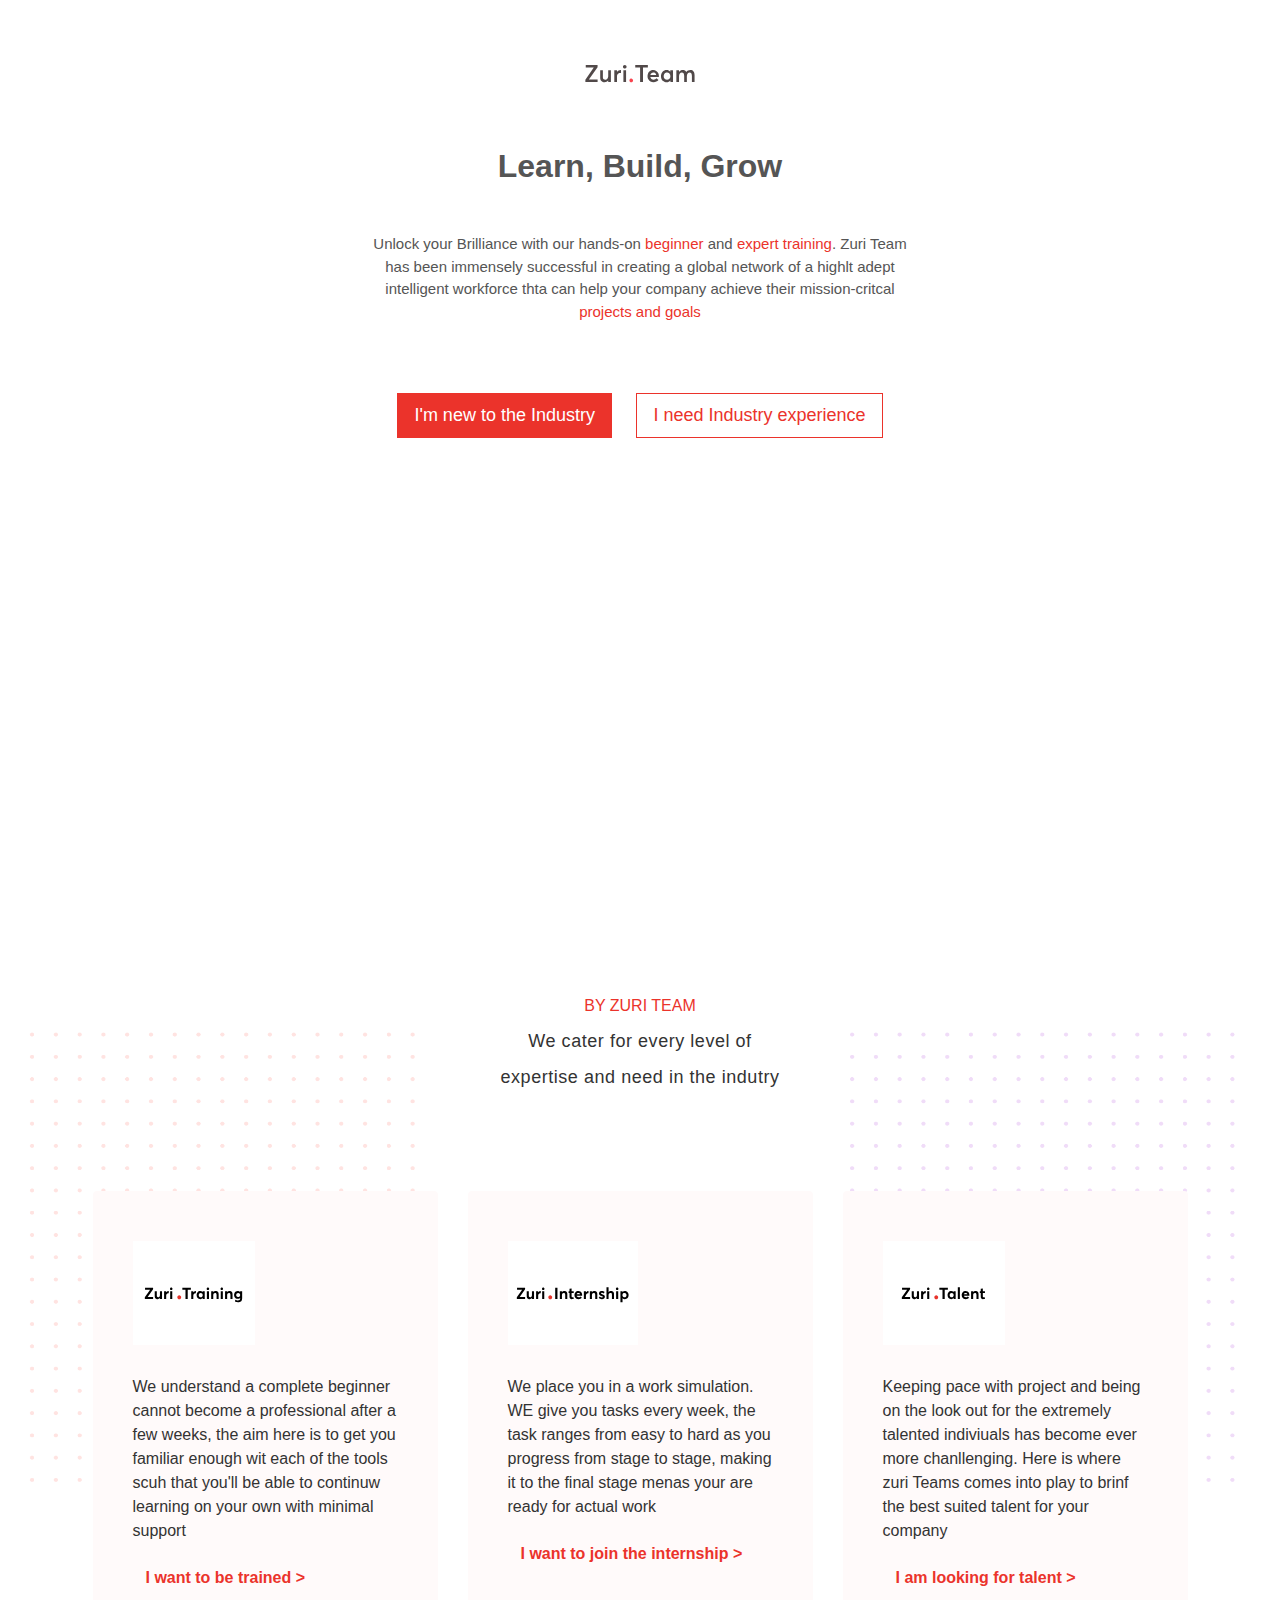
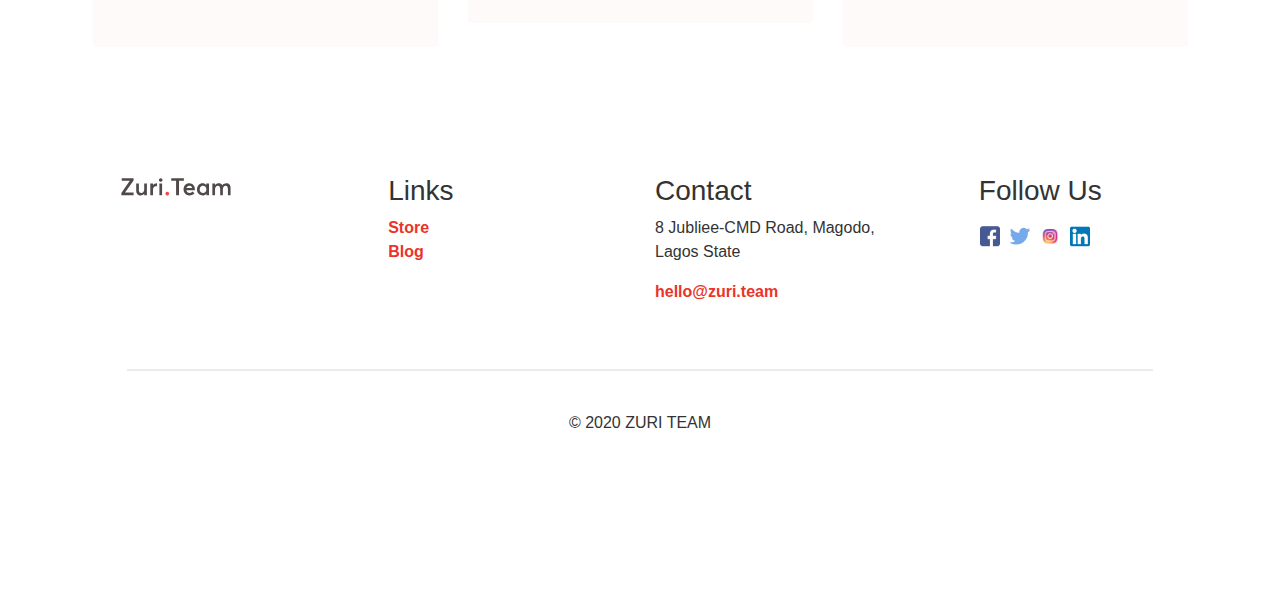
<file: index.html>
<!DOCTYPE html>
<html lang="en">
<head>
    <meta charset="UTF-8">
    <meta http-equiv="X-UA-Compatible" content="IE=edge">
    <meta name="viewport" content="width=device-width, initial-scale=1.0">
    <title>ZURI | learn, Build, Grow</title>
    <link rel="shortcut icon" href="https://training.zuri.team/favicon.ico" type="image/x-icon">
    <link rel="stylesheet" href="https://cdn.jsdelivr.net/npm/bootstrap@4.6.1/dist/css/bootstrap.min.css">
    <link rel="stylesheet" href="https://use.fontawesome.com/releases/v5.7.0/css/all.css" integrity="sha384-lZN37f5QGtY3VHgisS14W3ExzMWZxybE1SJSEsQp9S+oqd12jhcu+A56Ebc1zFSJ" crossorigin="anonymous">
    <link rel="stylesheet" href="style.css">

</head>
<body>
    <!-- boostrap jumbotron -->
    <div class="jumbotron jumbotron-fluid" id="main">
        <div class="container">
            <img src="./image/zuri-logo-full.svg" alt="">
            <h1 class="display-4 font-weight-bold ">Learn, Build, Grow</h1>
            <p class="lead">Unlock your Brilliance with our hands-on <span class="red">beginner</span> and <span class="red">expert training</span>. Zuri Team
                has been immensely successful in creating a global network of a highlt adept
                intelligent workforce thta can help your company achieve their mission-critcal 
            <span class="red">projects and goals</span></p>
            <a href="./new.html" class="btn bc-red btn-lg">I'm new to the Industry</a>
            <a href="#" class="btn btn-default btn-lg">I need Industry experience</a>
        </div>
    </div>
    <!-- mission -->
    <div id="mission">
        <div class="container-fluid">
            <!-- jumbotron -->
            <div class="jumbotron jumbotron-fluid">
                <div class="container">
                    <h4 class=" text-center red">BY ZURI TEAM</h4>
                    <p class="lead text-center">We cater for every level of <span>expertise and need in the indutry</span></p>
                </div>
            </div>
            <div class="nodisplay">
                <img src="./image/left_bvmv7q.png" alt="" width="400" height="450">
            </div>
            <div class="nodisplay two">
                <img src="./image/right_yz6hn3.png" alt="" width="400" height="450">
            </div>
            <!-- Three rows -->
            <div class="row">
                <div class="col-sm-4">
                    <div class="card">
                        <div class="card-body">
                            <img src="./image/zuri-training-img.svg" alt="" class="card-title">
                            <p class="card-text">We understand a complete beginner cannot become a professional after a few weeks, the aim here is to get you familiar enough wit each of the tools scuh that you'll
                                be able to continuw learning on your own with minimal support</p>
                            <a href="#" class="btn red">I want to be trained &gt;</a>
                        </div>
                    </div>
                </div>
                <div class="col-sm-4">
                    <div class="card">
                        <div class="card-body">
                            <img src="./image/zuri-internship-img.svg" alt="">
                            <p class="card-text">We place you in a work simulation. WE give you tasks every week, the task 
                                ranges from easy to hard as you progress from stage to stage, making it to the
                                final stage menas your are ready for actual work</p>
                            <a href="#" class="btn red">I want to join the internship &gt;</a>
                        </div>
                    </div>
                </div>
                <div class="col-sm-4">
                    <div class="card">
                        <div class="card-body">
                           <img src="./image/zuri-talent-img.svg" alt="">
                            <p class="card-text">Keeping pace with project and being on the look out for the extremely talented
                                indiviuals has become ever more chanllenging. Here is where zuri Teams 
                                comes into play to brinf the best suited talent for your company</p>
                            <a href="#" class="btn red">I am looking for talent &gt;</a>
                        </div>
                    </div>
                </div>
        </div>
    </div>
    <!-- footer -->
    <!-- 4 rows -->
    <footer>
        <div class="container-fluid">
            <div class="row">
                <div class="col-sm-3">
                    <img src="./image/zuri-logo-full.svg" alt="">
                </div>
                <div class="col-sm-3">
                    <h3 class="">Links</h3>
                    <a href="" class="red">Store</a>
                    <a href="" class="red">Blog</a>
                </div>
                <div class="col-sm-3">
                    <h3>Contact</h3>
                    <p>8 Jubliee-CMD Road, Magodo,
                        Lagos State</p>
                        <a href="#" class="red">hello@zuri.team</a>
                </div>
                <div class="col-sm-3">
                    <h3  class="text-center">Follow Us</h3>
                    <div class="media">
                        <a href="#" class="social text-center"><img src="./image/fb.png" alt=""></i></a>
                        <a href="#" class="social text-center"><img src="./image/twitter.png" alt=""></a>
                        
                        <a href="#" class="social text-center"><img src="./image/IG.png" alt=""></a>
                        <a href="#" class="social text-center"><img src="./image/in.png" alt=""></a>
                    </div>
                </div>
            </div>
        </div>
        <hr>
        <p class="text-center">&copy; 2020 ZURI TEAM</p>
    </footer>
</body>
</html>
</file>
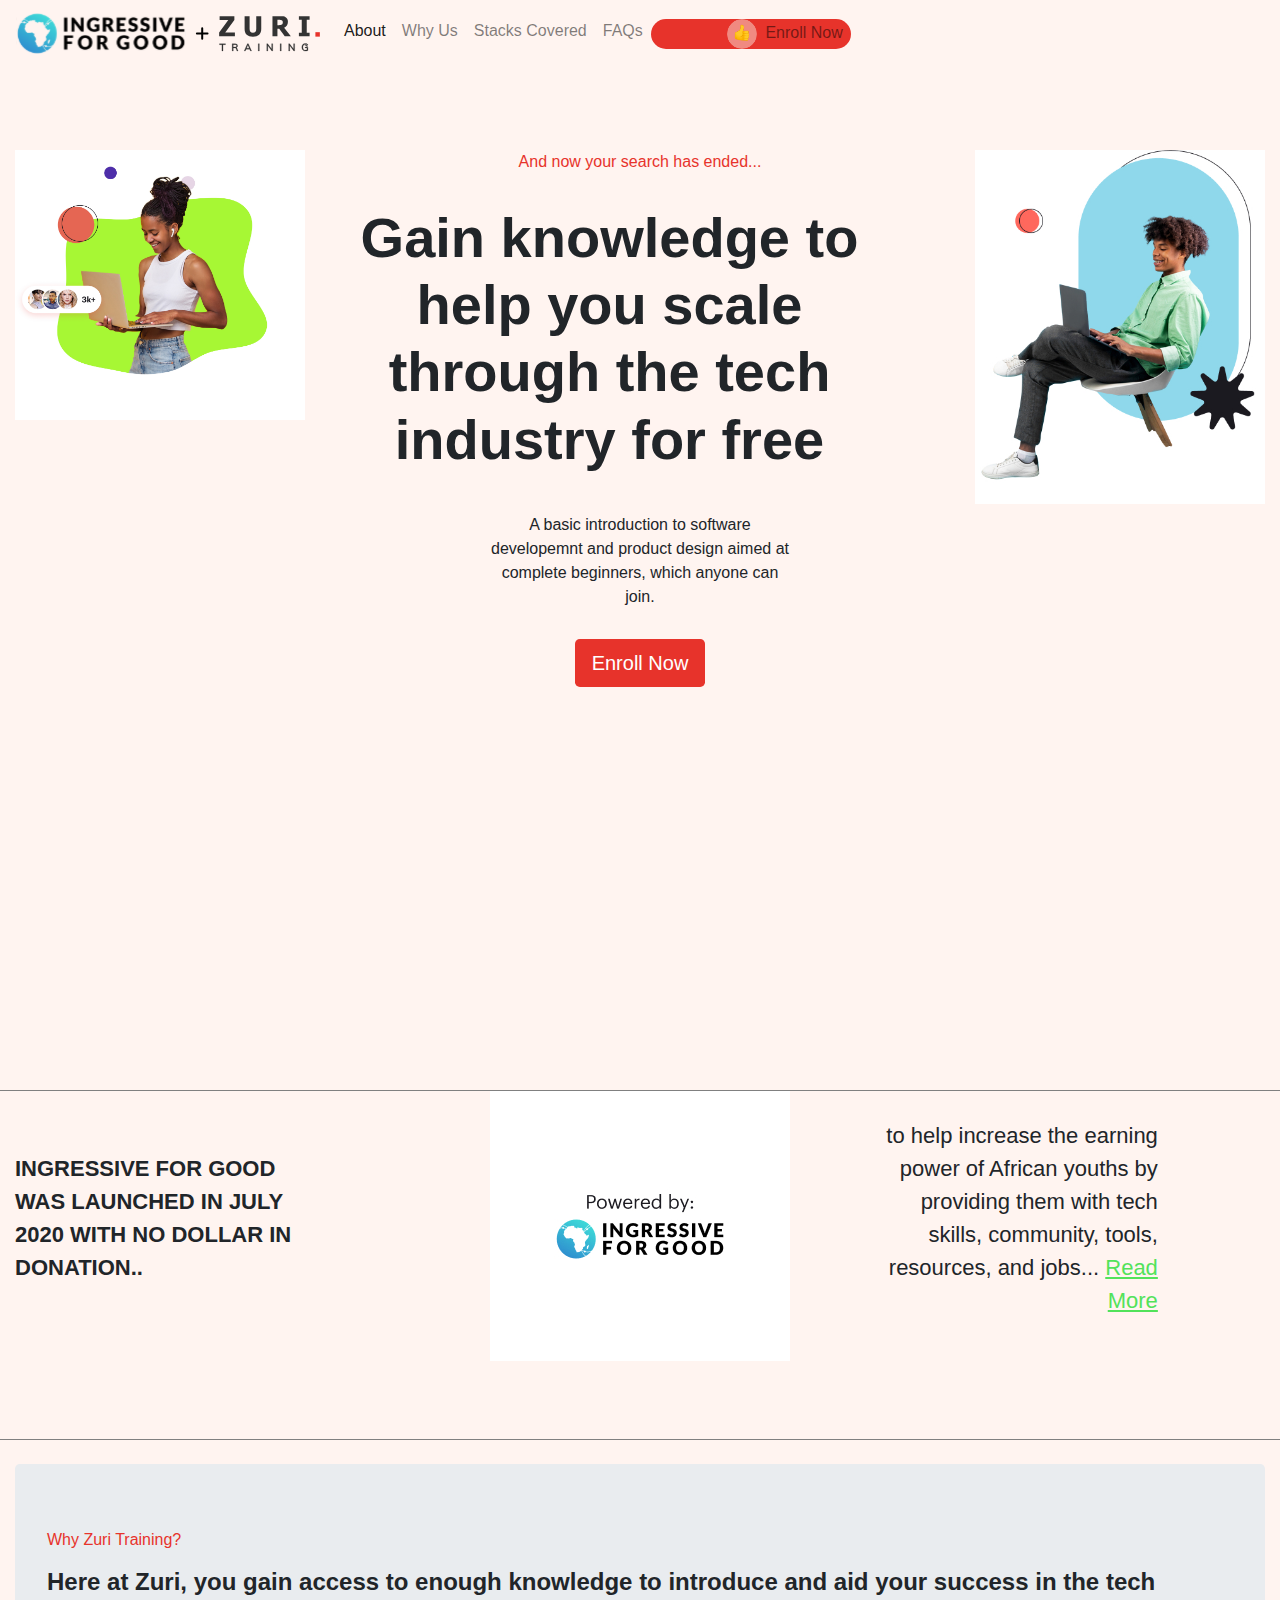
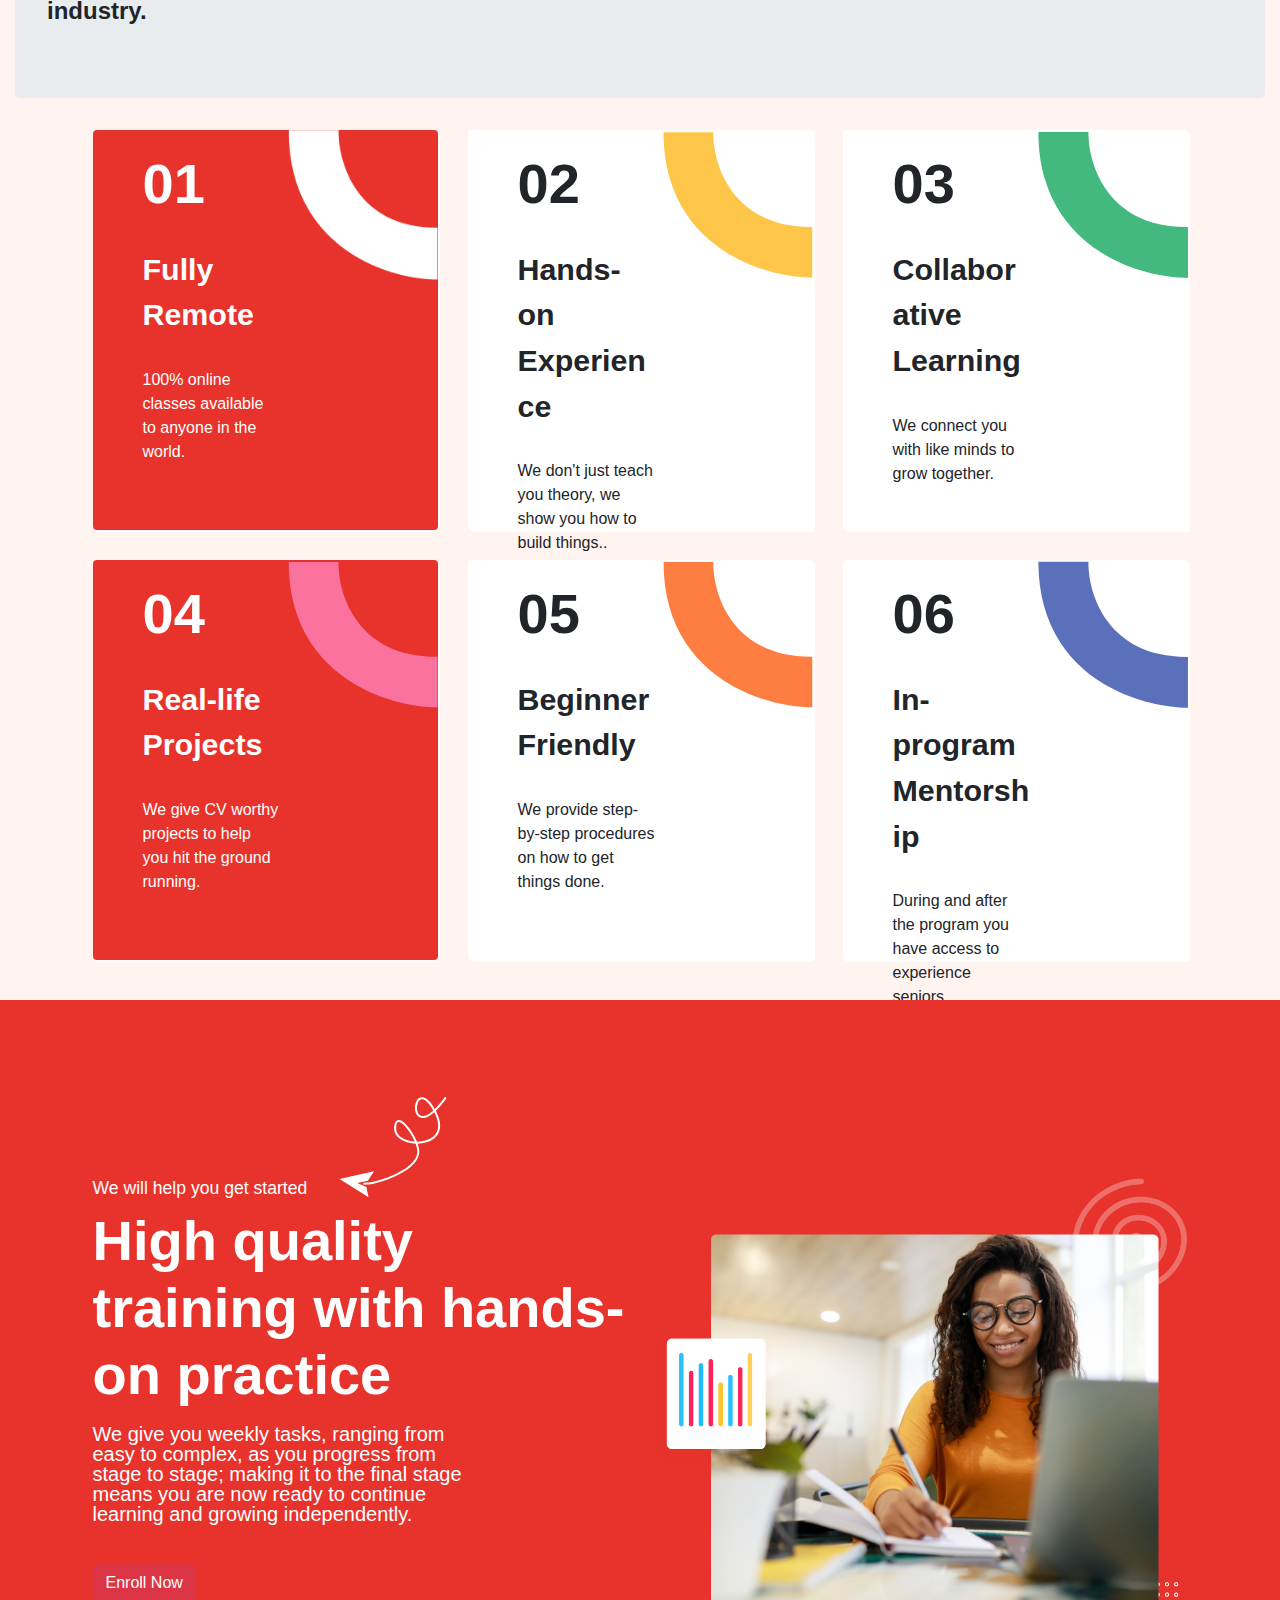
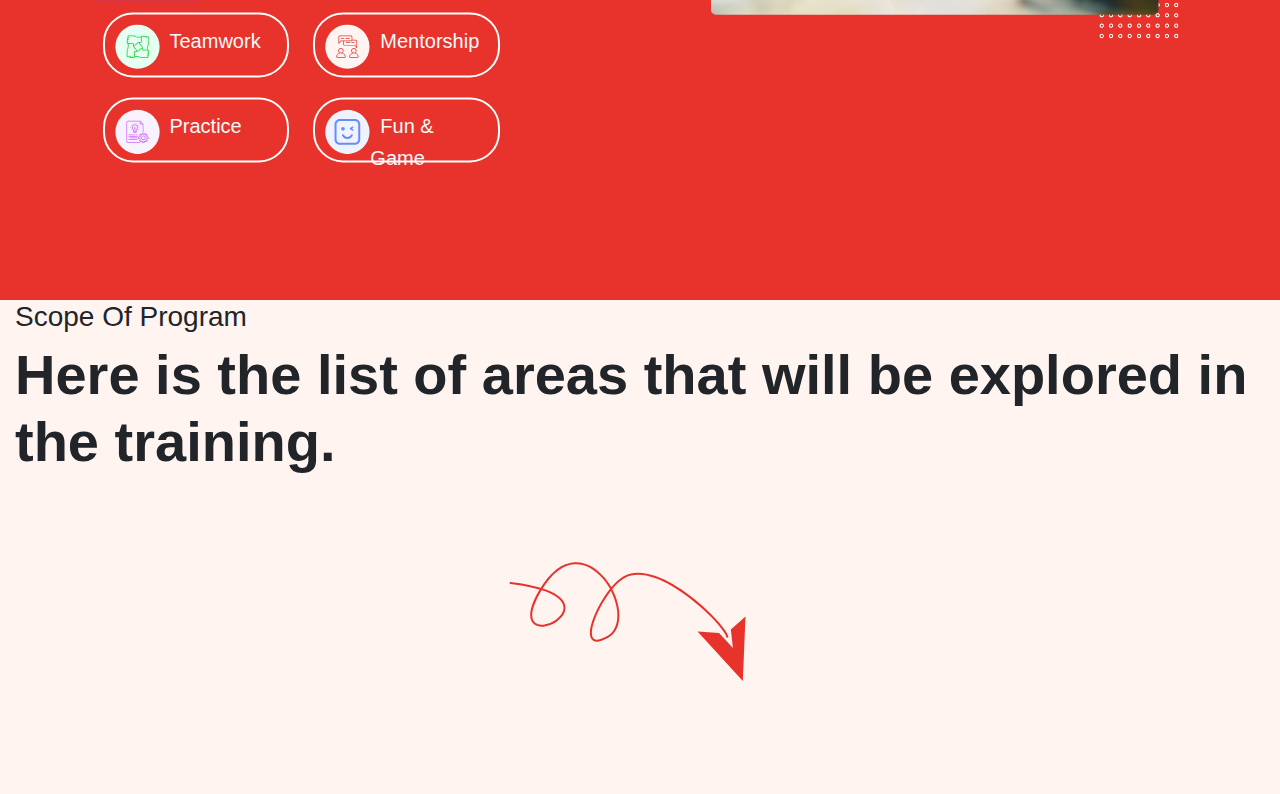
<file: new.html>
<!DOCTYPE html>
<html lang="en">
<head>
    <meta charset="UTF-8">
    <meta http-equiv="X-UA-Compatible" content="IE=edge">
    <meta name="viewport" content="width=device-width, initial-scale=1.0">
    <!-- <link rel="shortcut icon" href="./image/zuri-logo-full.svg" type="image/x-icon"> -->
    <link rel="shortcut icon" href="https://training.zuri.team/favicon.ico" type="image/x-icon">
    <link rel="stylesheet" href="https://cdn.jsdelivr.net/npm/bootstrap@4.6.1/dist/css/bootstrap.min.css">
    <link rel="stylesheet" href="new.css">
    <title>ZURI</title>
</head>
<body>
    <!-- navbar -->
    <nav class="navbar navbar-expand-lg navbar-light  fixed-top">
        <a class="navbar-brand" href="#">
            <img src="./image/logo.svg" alt="">
        </a>
        <div class="navbar-right">
            <ul class="navbar-nav ml-auto   ">
                <li class="nav-item active">
                    <a class="nav-link" href="#">About <span class="sr-only">(current)</span></a>
                </li>
                <li class="nav-item">
                    <a class="nav-link" href="#">Why Us</a>
                </li>
                <li class="nav-item">
                    <a class="nav-link" href="#">Stacks Covered</a>
                </li>
                <li class="nav-item">
                    <a class="nav-link" href="#">FAQs</a>
                </li>
                <li class="nav-item">
                    <img src="./image/thumbs.png" alt="" width="30" height="30"><a class="nav-link" href="#">Enroll Now</a>
                </li>
            </ul>
        </div>
    </nav>
        <!-- main -->
        <div id="main">
            <div class="container-fluid">
                <div class="row">
                    <div class="col-md-3">
                        <div class="main-left">
                            <img src="./image/lady1.jpg" class="img-fluid" alt="" width="100%" height="100%">
                        </div>
                        
                    </div>
                    <div class="col-md-6">
                        <div class="main-center">
                            <p class="text-center red display-5">And now your search has ended...</p>
                            <h1 class="display-4 text-center font-weight-bold">Gain knowledge to help you scale through the tech 
                                industry for free</h1>
                            <p class="text-center display-5">A basic introduction to software developemnt and product
                                design aimed at complete beginners, which anyone can join.</p>
                                <div class="d-flex justify-content-center">
                                    <button class="btn bc-red btn-lg">Enroll Now</button>
                                </div>
                        </div>
                        
                    </div>
                    <div class="col-md-3">
                        <div class="main-right">
                            <img src="./image/male1.jpg" class="img-fluid" alt="" width="100%" height="100%">
                        </div>
                    </div>
                </div>
            </div>


        </div>
        <!-- sub-main -->
        <div id="sub-main">
            <div class="container-fluid">
                <div class="row align-items-center">
                    <div class="col-md-4">
                        <p class="font-weight-bold align-middle text-left">INGRESSIVE FOR GOOD WAS LAUNCHED IN JULY 2020 WITH NO DOLLAR IN DONATION..</p>
                    </div>
                    <div class="col-md-4">
                        <img src="./image/ingresive.jpg" alt="" class="mx-auto d-block">
                    </div>
                    <div class="col-md-4">
                        <p class="display-5 align-middle">to help increase the earning power of African youths by providing them with tech skills, community, 
                            tools, resources, and jobs... <a href="#">Read More</a> </p>
                        
                    </div>
                </div>
            </div>
        </div>
        <!-- reason -->
        <div id="reason">
            <div class="container-fluid pt-4">
                <div class="jumbotron">
                    <p class="display-5 red">Why Zuri Training?</p>
                <h4 class="font-weight-bold">Here at Zuri, you gain access to enough knowledge to introduce and aid your success in the tech industry.</h4>
                </div>
                <div class="row">
                    <!-- row with three card -->
                    <div class="col-md-4">
                        <div class="card">
                            <img src="./image/curve1.png" class="float-right" alt="..." width="100" height="100">
                            <div class="card-body text-white">
                                <h2 class="card-title display-4 font-weight-bold">01</h2>
                                <p class="  first">Fully Remote</p>
                                <p class="card-text ">100% online classes available to anyone in the world.</p>
                            </div>
                        </div>
                    </div>
                    <div class="col-md-4">
                        <div class="card">
                            <img src="./image/curve (1).svg" class="" alt="...">
                            <div class="card-body ">
                                <h2 class="card-title display-4 font-weight-bold ">02</h2>
                                <p class=" first">Hands-on Experience</p>
                                <p class="card-text">We don't just teach you theory, we show you how to build things..</p>
                            </div>
                        </div>
                    </div>
                    <div class="col-md-4">
                        <div class="card">
                            <img src="./image/curve3.svg" class="" alt="...">
                            <div class="card-body">
                                <h2 class="card-title display-4 font-weight-bold">03</h2>
                                <p class=" first">Collaborative Learning</p>
                                <p class="card-text">We connect you with like minds to grow together.</p>
                            </div>
                        </div>
                    
                </div>
            </div>
            <!-- seccond row -->
            <div class="row">
                <!-- row with three card -->
                <div class="col-md-4">
                    <div class="card">
                        <img src="./image/curve4.svg" class="float-right" alt="..." width="100" height="100">
                        <div class="card-body text-white">
                            <h2 class="card-title display-4 font-weight-bold">04</h2>
                            <p class=" first">Real-life
                                Projects</p>
                            <p class="card-text ">We give CV worthy projects to help you hit the ground running.</p>
                        </div>
                    </div>
                </div>
                <div class="col-md-4">
                    <div class="card">
                        <img src="./image//curve5.svg" class="" alt="...">
                        <div class="card-body ">
                            <h2 class="card-title display-4 font-weight-bold ">05</h2>
                            <p class=" first">Beginner
                                Friendly</p>
                            <p class="card-text">We provide step-by-step procedures on how to get things done.</p>
                        </div>
                    </div>
                </div>
                <div class="col-md-4">
                    <div class="card">
                        <img src="./image/curve6.svg" class="" alt="...">
                        <div class="card-body">
                            <h2 class="card-title display-4 font-weight-bold">06</h2>
                            <p class=" first">In-program
                                Mentorship</p>
                            <p class="card-text">During and after the program you have access to experience seniors.</p>
                        </div>
                    </div>
                
            </div>
        </div>
        </div>
        <!-- intro -->
        <div id="intro">
            <div class="container-fluid">
                <img src="./image/section5wire.svg" alt="" class="abs">
                <div class="row text-white">
                    <div class="col-md-6">
                        <h3 class="text-white">We will help you get started</h3>
                        <p class="font-weight-bold display-4">High quality training with hands-on practice</p>
                        <p class="last">We give you weekly tasks, ranging from easy to complex, as you progress from stage to
                         stage; making it to the final stage means you are now ready to continue learning and growing independently.</p>
                        <a href="#" class="btn btn-danger">Enroll Now</a>
                        <div class="btn-group d-block">
                            <a href="#" class="btn btn-lg btn-outline-light  "><img src="./image/hand.svg" class="float-left img-fluid" alt="" width="45" height="45"><span class="align-middle"> Teamwork</span></a>
                            <a href="#" class="btn btn-lg btn-outline-light  "><img src="./image/mentor.svg" class="float-left img-fluid" alt=""width="45" height="45"><span class="align-middle"> Mentorship</span></a>
                        </div>
                        <div class="btn-group d-block">
                            <a href="#" class="btn btn-lg btn-outline-light  "><img src="./image/practice.svg" class="float-left img-fluid" alt=""width="45" height="45"><span class="align-middle"> Practice</span></a>
                            <a href="#" class="btn btn-lg btn-outline-light "><img src="./image/games.svg" class="float-left img-fluid" alt=""width="45" height="45"><span class="align-middle"> Fun & Game</span></a>
                        </div>
                    </div>
                    <div class="col-md-6">
                        <img src="./image/section5-image.png" alt="" class="img-fluid">
                    </div>
                </div>
            </div>
        </div>
    <!-- scope -->
    <div id="scope">
        <div class="container-fluid">
            <h3>Scope Of Program</h3>
            <p class="display-4 font-weight-bold">Here is the list of areas that will be explored in the training.</p>
            <img src="./image/section6.svg" alt="" class="img-fluid mx-auto d-block">
        </div>
    </div>
</body>
</html>
</file>
<file: style.css>
:root{
    --red: #eb332b
}
*{
    margin: 0;
    padding: 0;
    box-sizing: border-box;
}
.red{
    color: var(--red);
}
.bc-red{
    background-color: var(--red);
    color: #fff;
}
#main{
    text-align: center;
    height: 100vh;
    background: url('https://zuri.team/img/hero-bg.svg');
    background-position: center;
    background-repeat: no-repeat;
    background-size: cover;
    color: #555;
}
#main h1{
    font-size: 2rem;
    margin-bottom: 3rem;
    font-weight: bold;
    color: #555;
}
#main img, #main p{
    margin-bottom: 4em;
}

#main .container{
    width: 45%;
}
#main p{
    font-weight: 500;
    font-size: 15px;
    margin-bottom: 70px;
}
#main a{
    font-weight: 400;
    font-size: 18px;
    border-radius: 0;
}
#main a:last-child{
    border: 1px solid var(--red);
    color: var(--red);
    margin-left: 20px;
}
#main .bc-red:hover{
    background-color: #fff;
    color: var(--red);
    border: 1px solid var(--red);
}
#main .btn-default:hover{
    background-color: var(--red);
    color: #fff;
}
#mission{
    background-color: #fff;
    color: #333;
    position: relative;
}
#mission .jumbotron{
    background-color: #fff;
    width: 100%;

}
#mission h4{
    font-size: 1em;
    font-weight: 400;
}
#mission .jumbotron p{
    margin: 0 auto;
    font-size: 18px;
    font-weight: 400;
    line-height: 2em;
    letter-spacing: .03em;
}
#mission p span{
    display: block;
}
#mission .row{
    width: 90%;
    margin: 0 auto;
}
#mission .card{
    background-color: #fffafa;
    border: none;
    padding: 30px 20px;
}
#mission .card img{
    margin-bottom: 30px;
}
#mission p{
    font-weight: 400;
}
#mission a{
    margin-left: 0;
    font-weight: 600;
}
.nodisplay{
    position: absolute;
    top: 100px
}
.two{
    float: right;
    right: 30px;
}
/* footer */
footer{
    height: 40vh;
}
footer .container-fluid{
    width: 95%;
    margin: 15% auto 0;
    transform: translateY(-50%);
}
footer a{
    display: block;
}
footer .row{
    justify-content: space-between;
}
footer hr{
    margin: 0 auto;
    width: 80%;
    border: 1px solid #ebebeb;
}
footer > p{
    margin: 40px 0;
    font-weight: 900;
    font-size: bold;
}
.media{
    display: flex;
    justify-content: center;
    align-items: center;
}
.media a.social{
    margin: 0 10px;
}
.social img{
    width: 20px;
    height: 20px;
    margin: 10px 0;

}
/* media queries */
@media screen and (max-width: 768px){
    #main{
        height: 80vh;
    }
    #main .container{
        width: 95%;
    }
    #main a{
        margin: 20px auto;
    }
    .nodisplay{
        display: none;
    }
    #mission .row{
        width: 100%;
    }
    #mission .card{
        padding: 20px;
    }
    #mission .card img{
        margin-bottom: 20px;
    }
    #mission p{
        font-size: 14px;
    }
    #mission p span{
        display: inline
    }
    #mission a{
        font-size: 14px;
        
    }
    .nodisplay{
        top: 0;
    }
    .two{
        float: none;
        right: 0;
    }
    footer{
        margin-top: 50px;
        height: 70vh;
    }
    footer .row{
        text-align: center;
    }
    footer .row .col-sm-3{
        margin: 30px 0;
    }
    footer .container-fluid{
        width: 95%;
        transform: translateY(0%);
    }
}
</file>
<file: new.css>
:root{
    --red: #e7332b;
}
*{
    margin: 0;
    padding: 0;
    box-sizing: border-box;
}
body{
    background-color: #fff4f0;
}
.red{
    color: var(--red);
}
.bc-red{
    background-color: var(--red);
    color: #fff;
}
.navbar{
   background-color: #fff4f0;
}
.navbar-nav li:last-child{
    background-color: var(--red);
    border-radius: 30px;
    text-align: right;
    width: 200px;
}
.navbar-nav li a{
    display: inline;
    width: 50px;
}
.navbar-nav li img{
    /* width: 60px;
    height: 60px; */
    display: inline;
    border-radius: 50%;
}
#main{
    height: 100vh;
}
#main .row{
    margin-top: 12%;
}
#main .row img{
    background-color: #fff4f0;
}
#main .row h1{
    width: 90%;
    margin-bottom: 40px;
} #main .row p{
    width: 50%;
    margin: 0 auto;
    margin-bottom: 30px;
}
#main .main-center button.btn{
    margin: 0 auto;
}


/* sub-main */
#sub-main{
    border-top: 1px solid gray;
    border-bottom: 1px solid gray;
    margin-top: 40px;
    height: 350px;
}
#sub-main .row p{
    width: 73%;
    font-size: 22px;
    font-weight: 500;
    text-align: left;
}
#sub-main .row p:last-child{
    text-align: right;
}
#sub-main .row p:last-child a{
    display: inline;
    color: rgb(82, 226, 90);
    text-decoration: underline;

}
/* reason */
#reason{
    margin-bottom: 50px;
}
#reason .row{
    position: relative;
    margin-bottom: 30px;
    width: 90%;
    margin: 30px auto;
}
#reason .col-md-4{
    transition: .5s;
}
#reason .col-md-4:hover{
    transform: translateY(-15px);
}
.card{
    height: 400px;
    border: none;
    box-shadow: 2px 2px #fff;

}
.card h2{
    width: 50%;
    margin-bottom: 30px;
    
}
.card p,.card h2{
    width: 55%;
    padding-left: 30px;
    margin-bottom: 30px;
}
.card p.first{
    font-size: 1.9em;
    font-weight: 700;
    margin-bottom: 30px;
}
.card img{
    position: absolute;
    float: right;
    right: 0px;
    width: 150px;
    height: 150px;
    padding: 0;
}

#reason .row .col-md-4:first-child .card{
    background-color: var(--red);
}
/* intro */
#intro{
    background-color: var(--red);
    height: 100vh;
    margin-top: 40px;
    position: relative;
}
#intro .container-fluid{
    transform: translateY(30%);
}
#intro a.btn-lg{
    width: 35%;
    height: 65px;
    border: 2px solid #fff;
    border-radius: 30px;
    font-weight: 400;
    margin: 10px;
    padding: 10px;
    text-align: left;
}
#intro .abs{
    position: absolute;
    top: -15%;
    left: 25%;
}
#intro h3{
    font-size: 1.1em;
}
#intro p.last{
    width: 70%;
    font-size: 20px;
    font-weight: 400;
    line-height: 1em;
    margin-bottom: 40px;
}
#intro span{
    margin-left: 10px;
    font-weight: 400;
}
</file>
